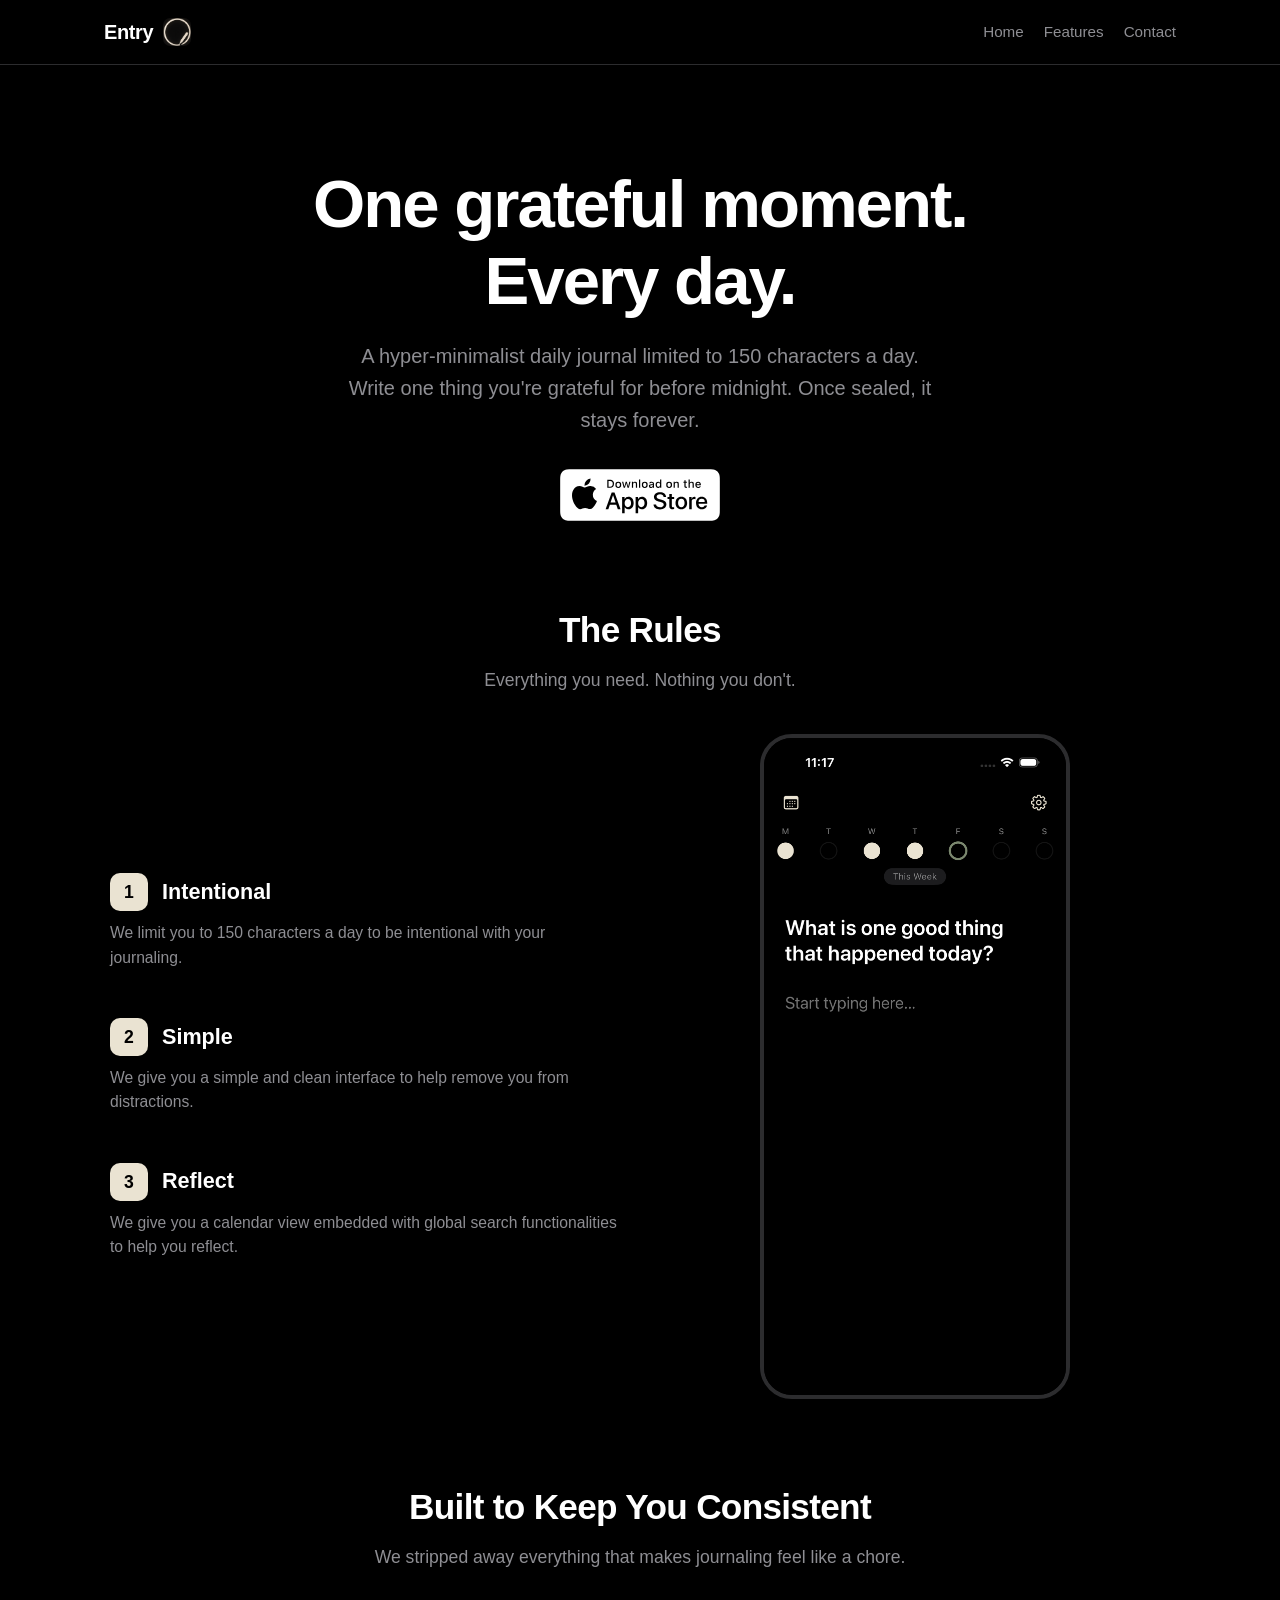
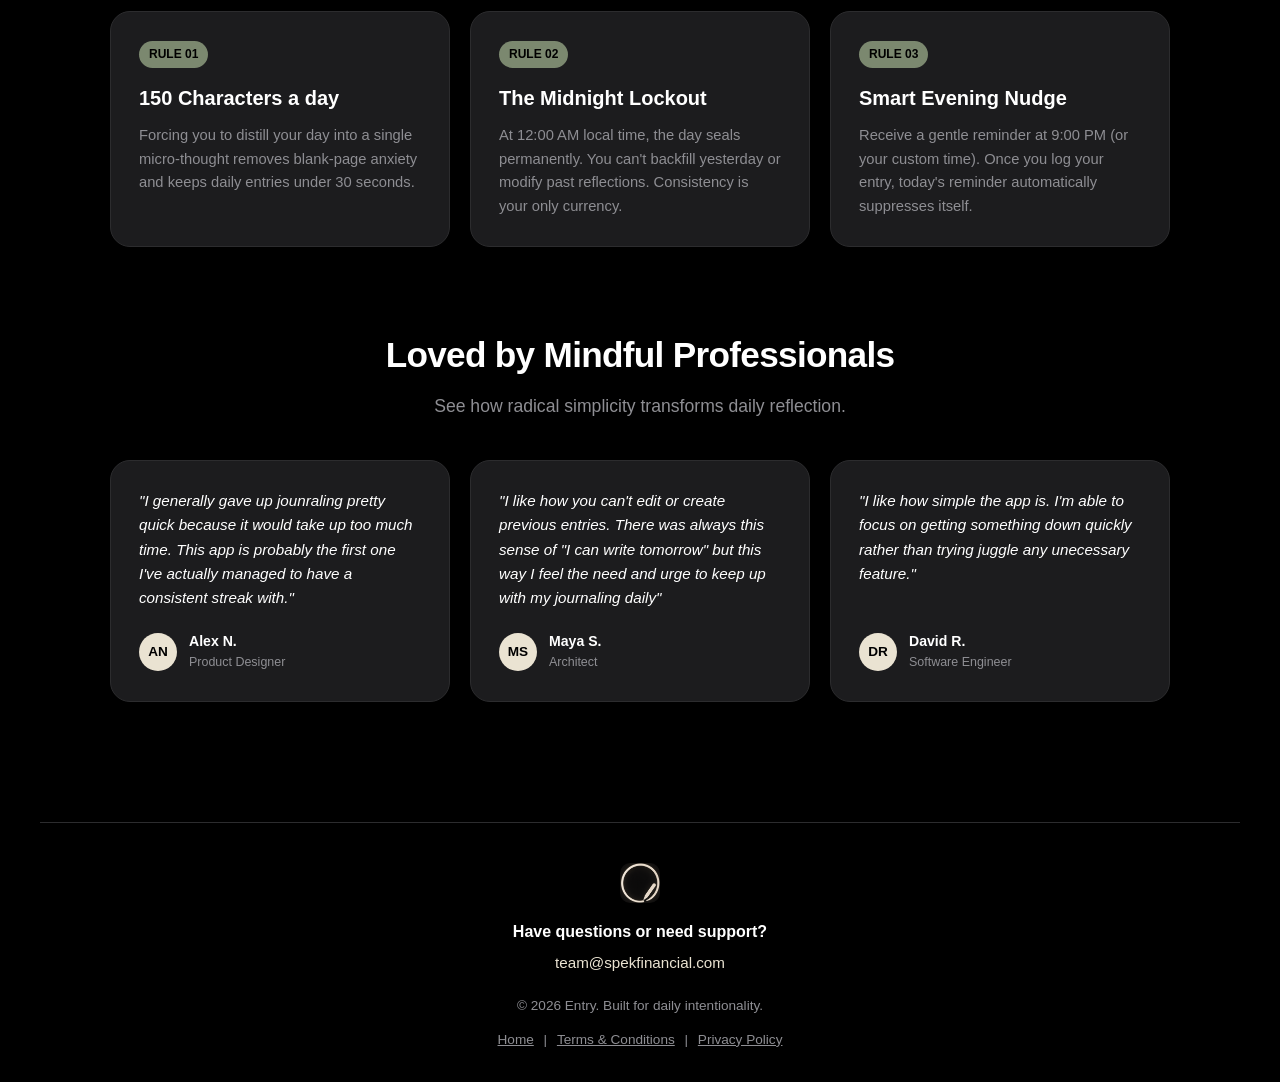
<file: index.html>
<!DOCTYPE html>
<html lang="en">
<head>
  <meta charset="UTF-8">
  <meta http-equiv="refresh" content="0; url=/home">
  <link rel="canonical" href="/home">
  <title>Entry — One day. One thought.</title>
</head>
<body>
  <p>Redirecting to <a href="/home">entryjournal.app/home</a>&hellip;</p>
</body>
</html>
</file>
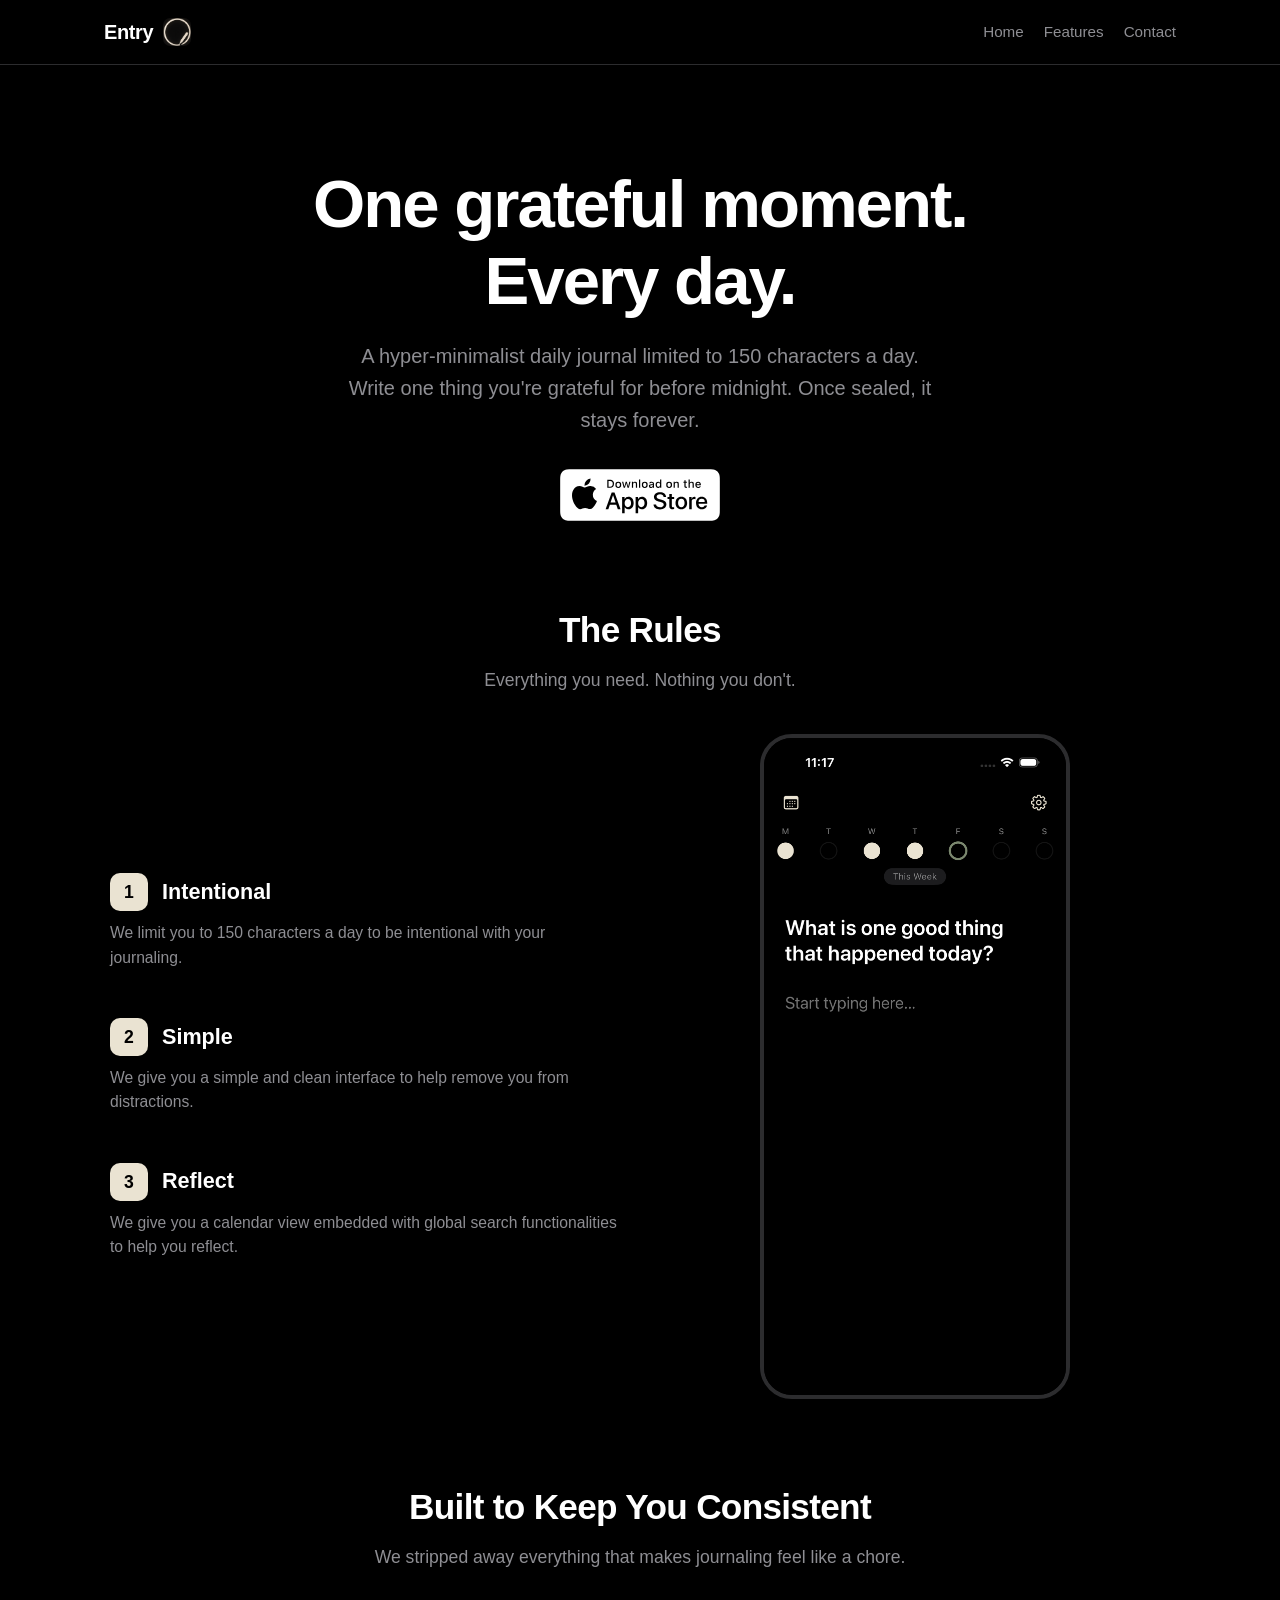
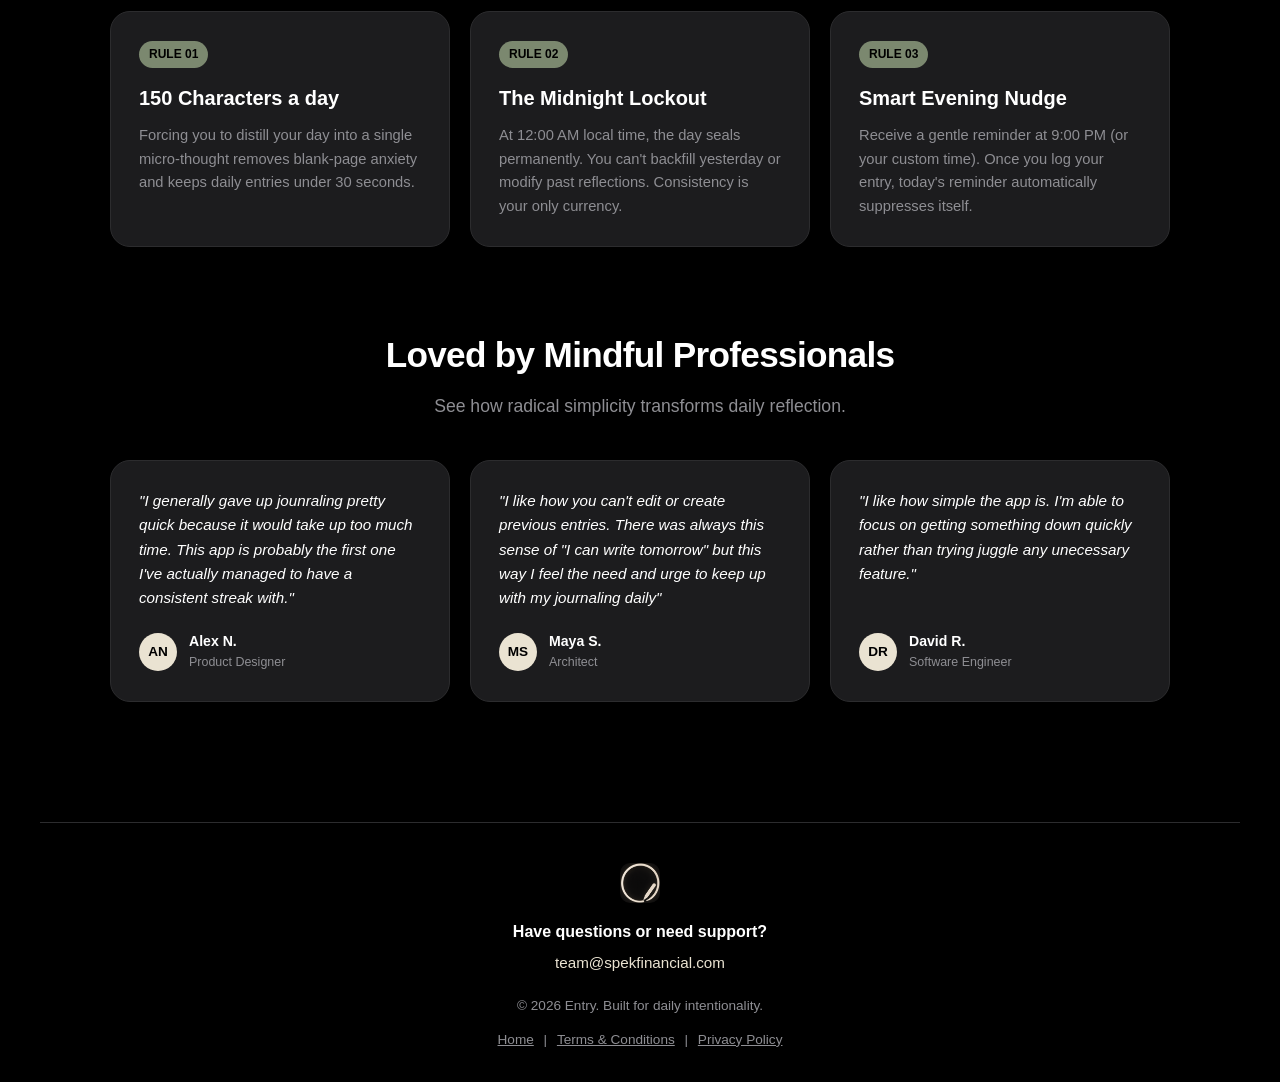
<file: home/index.html>
<!DOCTYPE html>
<html lang="en">
<head>
  <meta charset="UTF-8">
  <meta name="viewport" content="width=device-width, initial-scale=1.0">
  <title>Entry — One day. One thought.</title>
  <link rel="stylesheet" href="/assets/css/styles.css">
</head>
<body>

  <header>
    <nav>
      <a href="/home" class="brand-container">
        <span class="brand">Entry</span>
        <img src="/assets/images/screenshot-4.png" alt="Entry Logo" class="header-logo-img">
      </a>

      <div class="nav-links">
        <a href="/home">Home</a>
        <a href="/home#features">Features</a>
        <a href="/home#contact">Contact</a>
      </div>
    </nav>
  </header>

  <div class="view">
    <!-- Hero -->
    <section class="hero" id="top">
      <h1>One grateful moment.<br>Every day.</h1>
      <p>A hyper-minimalist daily journal limited to 150 characters a day. Write one thing you're grateful for before midnight. Once sealed, it stays forever.</p>
      <!-- TODO: replace href="#" with the real App Store URL once the app is listed -->
      <a href="#" class="app-store-badge-link" aria-label="Download on the App Store">
        <img src="/assets/images/app-store-badge.svg" alt="Download on the App Store" class="app-store-badge">
      </a>
    </section>

    <!-- Side-by-Side Features Showcase -->
    <section class="app-showcase-section" id="features">
      <h2 class="section-title">The Rules</h2>
      <p class="section-subtitle">Everything you need. Nothing you don't.</p>

      <div class="showcase-grid">
        <!-- Clean Numbered Features on Left -->
        <div class="features-list">
          <div class="feature-item">
            <div class="feature-header">
              <div class="number-box">1</div>
              <h3>Intentional</h3>
            </div>
            <p>We limit you to 150 characters a day to be intentional with your journaling.</p>
          </div>

          <div class="feature-item">
            <div class="feature-header">
              <div class="number-box">2</div>
              <h3>Simple</h3>
            </div>
            <p>We give you a simple and clean interface to help remove you from distractions.</p>
          </div>

          <div class="feature-item">
            <div class="feature-header">
              <div class="number-box">3</div>
              <h3>Reflect</h3>
            </div>
            <p>We give you a calendar view embedded with global search functionalities to help you reflect.</p>
          </div>
        </div>

        <!-- Single Screenshot on Right -->
        <div class="screenshot-wrapper">
          <img src="/assets/images/screenshot-1.png" alt="Entry App Screen" class="hero-screenshot">
        </div>
      </div>
    </section>

    <!-- Built To Keep You Consistent Section -->
    <section class="consistency-section">
      <h2 class="section-title">Built to Keep You Consistent</h2>
      <p class="section-subtitle">We stripped away everything that makes journaling feel like a chore.</p>

      <div class="consistency-grid">
        <div class="consistency-card">
          <span class="badge">Rule 01</span>
          <h3>150 Characters a day</h3>
          <p>Forcing you to distill your day into a single micro-thought removes blank-page anxiety and keeps daily entries under 30 seconds.</p>
        </div>

        <div class="consistency-card">
          <span class="badge">Rule 02</span>
          <h3>The Midnight Lockout</h3>
          <p>At 12:00 AM local time, the day seals permanently. You can't backfill yesterday or modify past reflections. Consistency is your only currency.</p>
        </div>

        <div class="consistency-card">
          <span class="badge">Rule 03</span>
          <h3>Smart Evening Nudge</h3>
          <p>Receive a gentle reminder at 9:00 PM (or your custom time). Once you log your entry, today's reminder automatically suppresses itself.</p>
        </div>
      </div>
    </section>

    <!-- Testimonials Section -->
    <section class="testimonials-section">
      <h2 class="section-title">Loved by Mindful Professionals</h2>
      <p class="section-subtitle">See how radical simplicity transforms daily reflection.</p>

      <div class="testimonials-grid">
        <div class="testimonial-card">
          <p>"I generally gave up jounraling pretty quick because it would take up too much time. This app is probably the first one I've actually managed to have a consistent streak with."</p>
          <div class="testimonial-user">
            <div class="avatar-circle">AN</div>
            <div class="user-info">
              <div class="name">Alex N.</div>
              <div class="role">Product Designer</div>
            </div>
          </div>
        </div>

        <div class="testimonial-card">
          <p>"I like how you can't edit or create previous entries. There was always this sense of "I can write tomorrow" but this way I feel the need and urge to keep up with my journaling daily"</p>
          <div class="testimonial-user">
            <div class="avatar-circle">MS</div>
            <div class="user-info">
              <div class="name">Maya S.</div>
              <div class="role">Architect</div>
            </div>
          </div>
        </div>

        <div class="testimonial-card">
          <p>"I like how simple the app is. I'm able to focus on getting something down quickly rather than trying juggle any unecessary feature."</p>
          <div class="testimonial-user">
            <div class="avatar-circle">DR</div>
            <div class="user-info">
              <div class="name">David R.</div>
              <div class="role">Software Engineer</div>
            </div>
          </div>
        </div>
      </div>
    </section>
  </div>

  <!-- Footer / Contact Section -->
  <footer id="contact">
    <img src="/assets/images/screenshot-4.png" alt="Entry Logo" class="footer-logo-img">

    <div class="footer-contact">
      <h4>Have questions or need support?</h4>
      <a href="mailto:team@spekfinancial.com">team@spekfinancial.com</a>
    </div>

    <p>&copy; 2026 Entry. Built for daily intentionality.</p>
    <p style="margin-top: 12px;">
      <a href="/home">Home</a> |
      <a href="/terms">Terms & Conditions</a> |
      <a href="/privacy">Privacy Policy</a>
    </p>
  </footer>

</body>
</html>
</file>
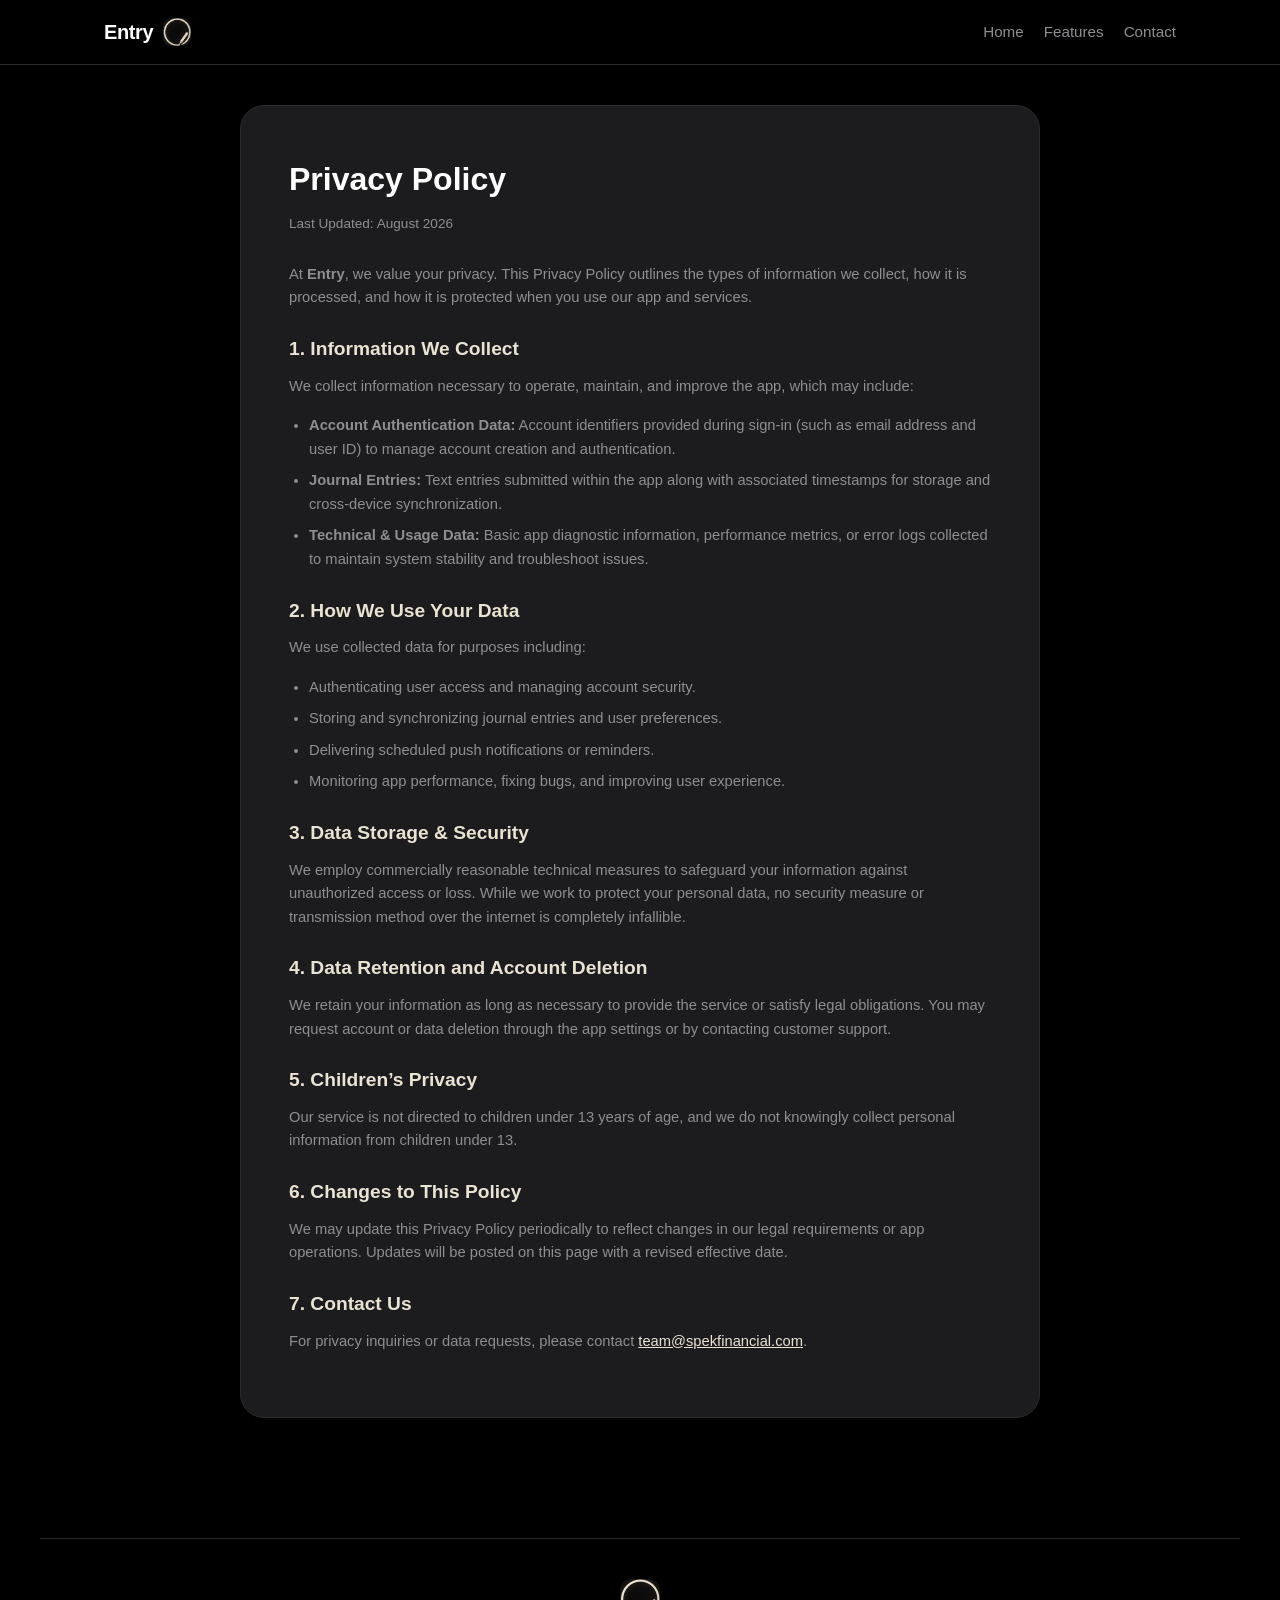
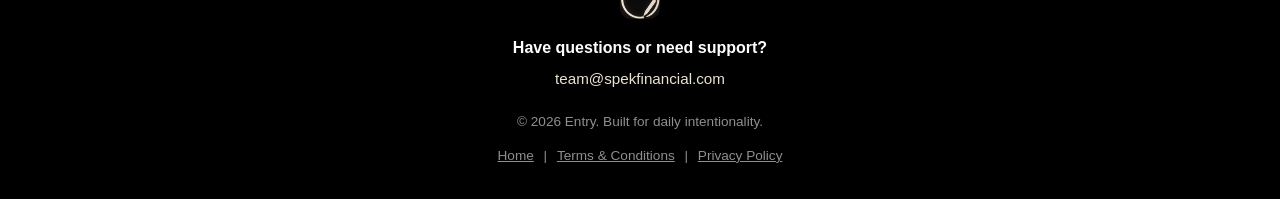
<file: privacy/index.html>
<!DOCTYPE html>
<html lang="en">
<head>
  <meta charset="UTF-8">
  <meta name="viewport" content="width=device-width, initial-scale=1.0">
  <title>Privacy Policy — Entry</title>
  <link rel="stylesheet" href="/assets/css/styles.css">
</head>
<body>

  <header>
    <nav>
      <a href="/home" class="brand-container">
        <span class="brand">Entry</span>
        <img src="/assets/images/screenshot-4.png" alt="Entry Logo" class="header-logo-img">
      </a>

      <div class="nav-links">
        <a href="/home">Home</a>
        <a href="/home#features">Features</a>
        <a href="/home#contact">Contact</a>
      </div>
    </nav>
  </header>

  <div class="view">
    <div class="legal-container">
      <h1>Privacy Policy</h1>
      <p class="effective-date">Last Updated: August 2026</p>

      <p>At <strong>Entry</strong>, we value your privacy. This Privacy Policy outlines the types of information we collect, how it is processed, and how it is protected when you use our app and services.</p>

      <h2>1. Information We Collect</h2>
      <p>We collect information necessary to operate, maintain, and improve the app, which may include:</p>
      <ul>
        <li><strong>Account Authentication Data:</strong> Account identifiers provided during sign-in (such as email address and user ID) to manage account creation and authentication.</li>
        <li><strong>Journal Entries:</strong> Text entries submitted within the app along with associated timestamps for storage and cross-device synchronization.</li>
        <li><strong>Technical & Usage Data:</strong> Basic app diagnostic information, performance metrics, or error logs collected to maintain system stability and troubleshoot issues.</li>
      </ul>

      <h2>2. How We Use Your Data</h2>
      <p>We use collected data for purposes including:</p>
      <ul>
        <li>Authenticating user access and managing account security.</li>
        <li>Storing and synchronizing journal entries and user preferences.</li>
        <li>Delivering scheduled push notifications or reminders.</li>
        <li>Monitoring app performance, fixing bugs, and improving user experience.</li>
      </ul>

      <h2>3. Data Storage & Security</h2>
      <p>We employ commercially reasonable technical measures to safeguard your information against unauthorized access or loss. While we work to protect your personal data, no security measure or transmission method over the internet is completely infallible.</p>

      <h2>4. Data Retention and Account Deletion</h2>
      <p>We retain your information as long as necessary to provide the service or satisfy legal obligations. You may request account or data deletion through the app settings or by contacting customer support.</p>

      <h2>5. Children’s Privacy</h2>
      <p>Our service is not directed to children under 13 years of age, and we do not knowingly collect personal information from children under 13.</p>

      <h2>6. Changes to This Policy</h2>
      <p>We may update this Privacy Policy periodically to reflect changes in our legal requirements or app operations. Updates will be posted on this page with a revised effective date.</p>

      <h2>7. Contact Us</h2>
      <p>For privacy inquiries or data requests, please contact <a href="mailto:team@spekfinancial.com" style="color: var(--accent-linen);">team@spekfinancial.com</a>.</p>
    </div>
  </div>

  <!-- Footer / Contact Section -->
  <footer id="contact">
    <img src="/assets/images/screenshot-4.png" alt="Entry Logo" class="footer-logo-img">

    <div class="footer-contact">
      <h4>Have questions or need support?</h4>
      <a href="mailto:team@spekfinancial.com">team@spekfinancial.com</a>
    </div>

    <p>&copy; 2026 Entry. Built for daily intentionality.</p>
    <p style="margin-top: 12px;">
      <a href="/home">Home</a> |
      <a href="/terms">Terms & Conditions</a> |
      <a href="/privacy">Privacy Policy</a>
    </p>
  </footer>

</body>
</html>
</file>
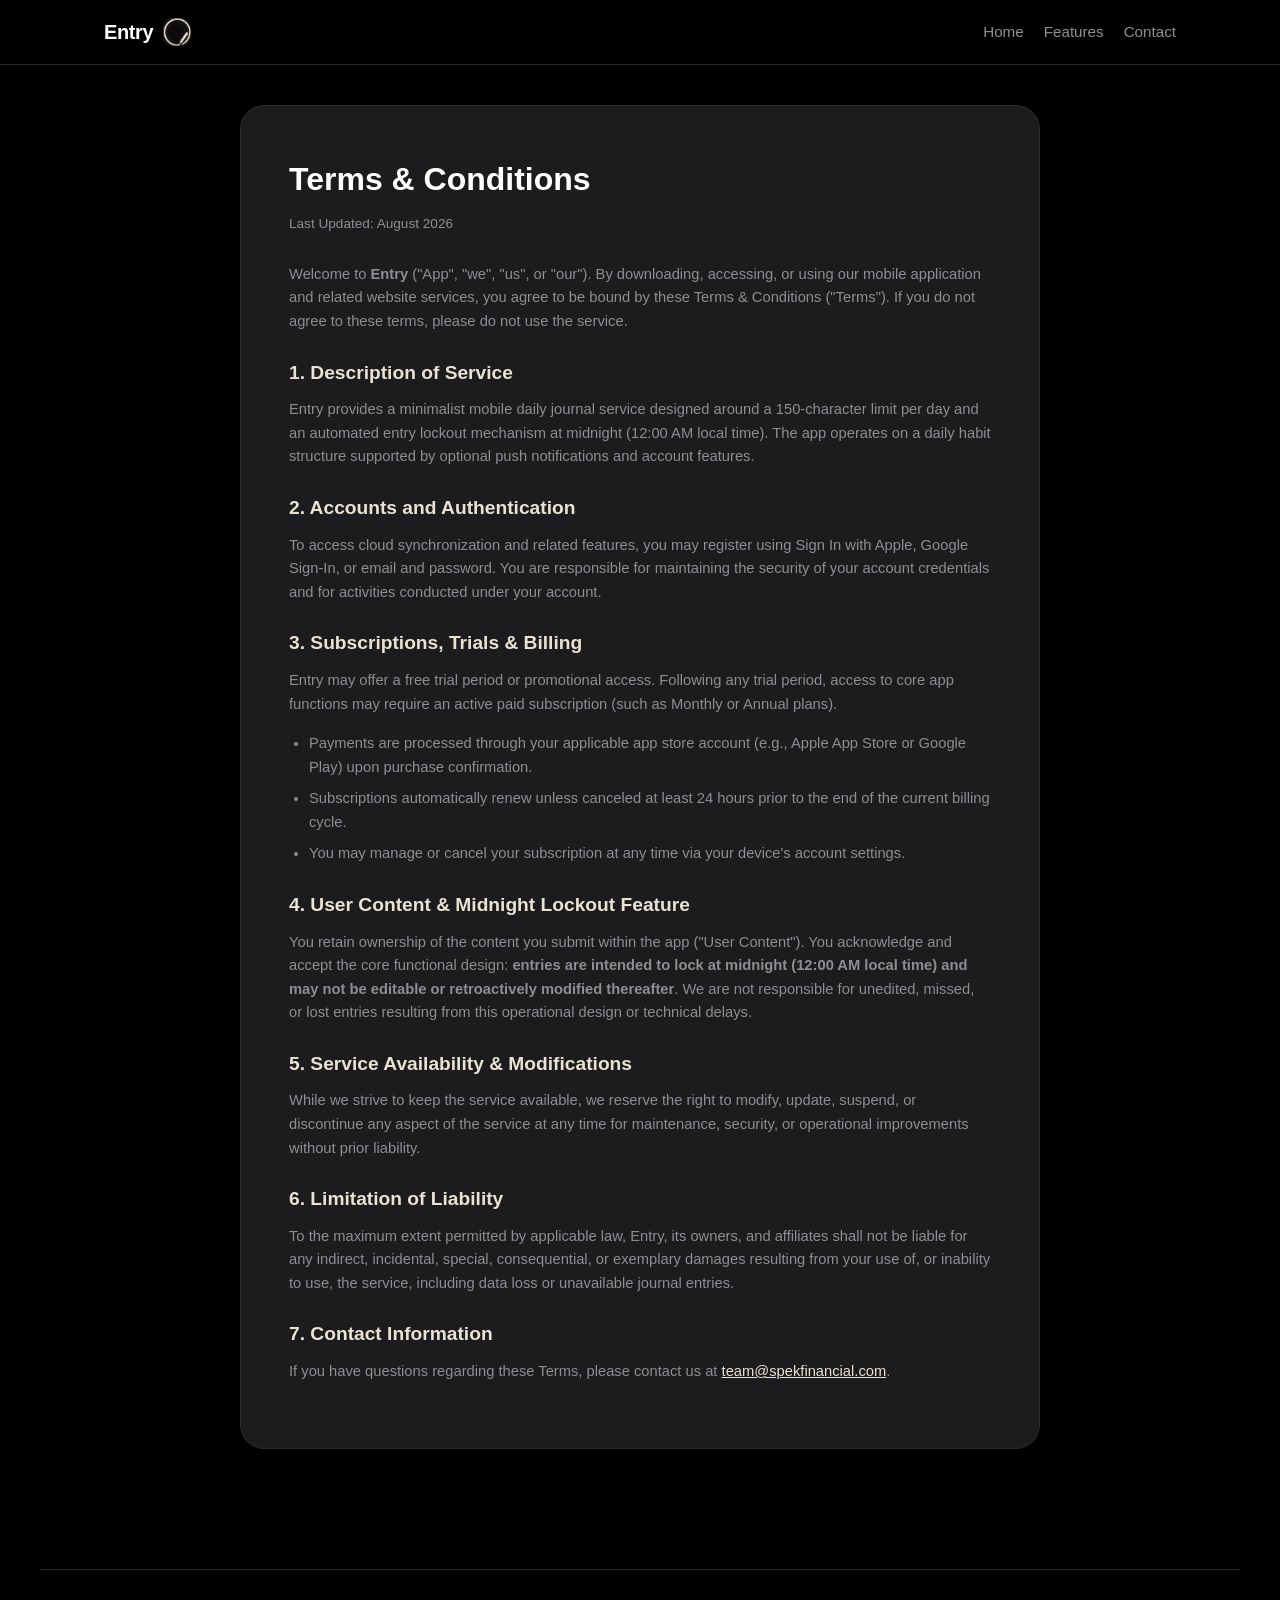
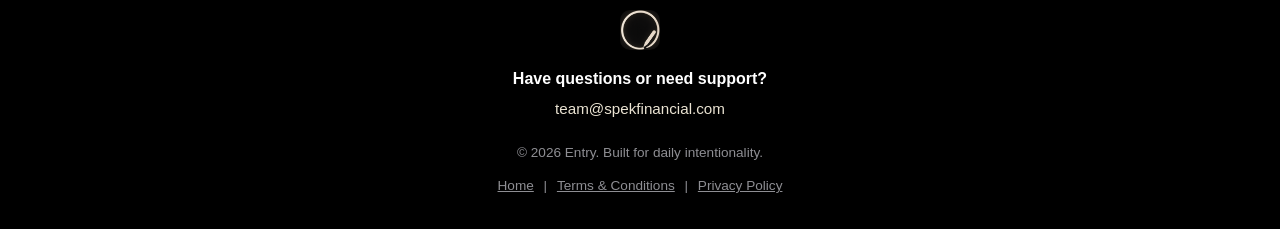
<file: terms/index.html>
<!DOCTYPE html>
<html lang="en">
<head>
  <meta charset="UTF-8">
  <meta name="viewport" content="width=device-width, initial-scale=1.0">
  <title>Terms & Conditions — Entry</title>
  <link rel="stylesheet" href="/assets/css/styles.css">
</head>
<body>

  <header>
    <nav>
      <a href="/home" class="brand-container">
        <span class="brand">Entry</span>
        <img src="/assets/images/screenshot-4.png" alt="Entry Logo" class="header-logo-img">
      </a>

      <div class="nav-links">
        <a href="/home">Home</a>
        <a href="/home#features">Features</a>
        <a href="/home#contact">Contact</a>
      </div>
    </nav>
  </header>

  <div class="view">
    <div class="legal-container">
      <h1>Terms & Conditions</h1>
      <p class="effective-date">Last Updated: August 2026</p>

      <p>Welcome to <strong>Entry</strong> ("App", "we", "us", or "our"). By downloading, accessing, or using our mobile application and related website services, you agree to be bound by these Terms & Conditions ("Terms"). If you do not agree to these terms, please do not use the service.</p>

      <h2>1. Description of Service</h2>
      <p>Entry provides a minimalist mobile daily journal service designed around a 150-character limit per day and an automated entry lockout mechanism at midnight (12:00 AM local time). The app operates on a daily habit structure supported by optional push notifications and account features.</p>

      <h2>2. Accounts and Authentication</h2>
      <p>To access cloud synchronization and related features, you may register using Sign In with Apple, Google Sign-In, or email and password. You are responsible for maintaining the security of your account credentials and for activities conducted under your account.</p>

      <h2>3. Subscriptions, Trials & Billing</h2>
      <p>Entry may offer a free trial period or promotional access. Following any trial period, access to core app functions may require an active paid subscription (such as Monthly or Annual plans).</p>
      <ul>
        <li>Payments are processed through your applicable app store account (e.g., Apple App Store or Google Play) upon purchase confirmation.</li>
        <li>Subscriptions automatically renew unless canceled at least 24 hours prior to the end of the current billing cycle.</li>
        <li>You may manage or cancel your subscription at any time via your device's account settings.</li>
      </ul>

      <h2>4. User Content & Midnight Lockout Feature</h2>
      <p>You retain ownership of the content you submit within the app ("User Content"). You acknowledge and accept the core functional design: <strong>entries are intended to lock at midnight (12:00 AM local time) and may not be editable or retroactively modified thereafter</strong>. We are not responsible for unedited, missed, or lost entries resulting from this operational design or technical delays.</p>

      <h2>5. Service Availability & Modifications</h2>
      <p>While we strive to keep the service available, we reserve the right to modify, update, suspend, or discontinue any aspect of the service at any time for maintenance, security, or operational improvements without prior liability.</p>

      <h2>6. Limitation of Liability</h2>
      <p>To the maximum extent permitted by applicable law, Entry, its owners, and affiliates shall not be liable for any indirect, incidental, special, consequential, or exemplary damages resulting from your use of, or inability to use, the service, including data loss or unavailable journal entries.</p>

      <h2>7. Contact Information</h2>
      <p>If you have questions regarding these Terms, please contact us at <a href="mailto:team@spekfinancial.com" style="color: var(--accent-linen);">team@spekfinancial.com</a>.</p>
    </div>
  </div>

  <!-- Footer / Contact Section -->
  <footer id="contact">
    <img src="/assets/images/screenshot-4.png" alt="Entry Logo" class="footer-logo-img">

    <div class="footer-contact">
      <h4>Have questions or need support?</h4>
      <a href="mailto:team@spekfinancial.com">team@spekfinancial.com</a>
    </div>

    <p>&copy; 2026 Entry. Built for daily intentionality.</p>
    <p style="margin-top: 12px;">
      <a href="/home">Home</a> |
      <a href="/terms">Terms & Conditions</a> |
      <a href="/privacy">Privacy Policy</a>
    </p>
  </footer>

</body>
</html>
</file>
<file: assets/css/styles.css>
:root {
  --bg-black: #000000;
  --card-bg: #1C1C1E;
  --text-white: #FFFFFF;
  --accent-linen: #EAE3D2;
  --accent-gold: #FFD60A;
  --accent-olive: #7B886F;
  --text-muted: #8E8E93;
  --border-color: #2C2C2E;
}

* {
  box-sizing: border-box;
  margin: 0;
  padding: 0;
  font-family: -apple-system, BlinkMacSystemFont, "SF Pro Display", "SF Pro Text", "Segoe UI", Roboto, Helvetica, Arial, sans-serif;
}

html {
  scroll-behavior: smooth;
}

body {
  background-color: var(--bg-black);
  color: var(--text-white);
  line-height: 1.6;
  -webkit-font-smoothing: antialiased;
  overflow-x: hidden;
}

/* Fixed Navigation Header */
header {
  position: sticky;
  top: 0;
  background-color: rgba(0, 0, 0, 0.85);
  backdrop-filter: blur(10px);
  -webkit-backdrop-filter: blur(10px);
  z-index: 1000;
  border-bottom: 1px solid var(--border-color);
}

nav {
  display: flex;
  justify-content: space-between;
  align-items: center;
  padding: 16px 5%;
  max-width: 1200px;
  margin: 0 auto;
}

.brand-container {
  display: flex;
  align-items: center;
  gap: 10px;
  text-decoration: none;
}

.brand {
  font-size: 1.25rem;
  font-weight: 700;
  letter-spacing: -0.02em;
  color: var(--text-white);
}

.header-logo-img {
  width: 28px;
  height: 28px;
  border-radius: 7px;
  object-fit: cover;
}

.nav-links {
  display: flex;
  gap: 20px;
}

.nav-links a {
  color: var(--text-muted);
  text-decoration: none;
  font-size: 0.95rem;
  font-weight: 500;
  transition: color 0.2s ease;
}

.nav-links a:hover {
  color: var(--text-white);
}

.footer-logo-img {
  width: 40px;
  height: 40px;
  border-radius: 10px;
  margin-bottom: 16px;
  object-fit: cover;
}

/* View Wrappers */
.view {
  max-width: 1100px;
  margin: 0 auto;
  padding: 40px 20px 80px;
}

/* Landing Page Hero */
.hero {
  text-align: center;
  padding: 60px 0 20px;
  display: flex;
  flex-direction: column;
  align-items: center;
}

.hero h1 {
  font-size: clamp(2.2rem, 7vw, 4.2rem);
  font-weight: 700;
  letter-spacing: -0.03em;
  line-height: 1.15;
  margin-bottom: 20px;
}

.hero p {
  font-size: clamp(1rem, 3.5vw, 1.25rem);
  color: var(--text-muted);
  max-width: 620px;
  margin: 0 auto 32px;
  padding: 0 10px;
}

.cta-btn {
  display: inline-block;
  background-color: var(--accent-linen);
  color: var(--bg-black);
  padding: 16px 36px;
  border-radius: 99px;
  font-weight: 600;
  text-decoration: none;
  transition: opacity 0.2s ease, transform 0.2s ease;
  width: 100%;
  max-width: 280px;
  text-align: center;
}

.cta-btn:hover {
  opacity: 0.9;
  transform: translateY(-1px);
}

/* App Store badge (replaces the old free-trial button on the hero) */
.app-store-badge-link {
  display: inline-block;
  transition: opacity 0.2s ease, transform 0.2s ease;
}

.app-store-badge-link:hover {
  opacity: 0.85;
  transform: translateY(-1px);
}

.app-store-badge {
  height: 54px;
  width: auto;
  display: block;
}

/* Section Typography */
.section-title {
  text-align: center;
  font-size: clamp(1.75rem, 5vw, 2.2rem);
  font-weight: 700;
  letter-spacing: -0.02em;
  margin-bottom: 8px;
}

.section-subtitle {
  text-align: center;
  color: var(--text-muted);
  font-size: clamp(0.95rem, 3vw, 1.1rem);
  margin-bottom: 40px;
  padding: 0 10px;
}

/* App Showcase Section */
.app-showcase-section {
  margin-top: 60px;
  scroll-margin-top: 100px;
}

.showcase-grid {
  display: grid;
  grid-template-columns: 1fr 1fr;
  gap: 40px;
  align-items: center;
}

/* Left Side: Numbered Features with Increased Spacing & Linen Accent */
.features-list {
  display: flex;
  flex-direction: column;
  gap: 48px;
}

.feature-item {
  display: flex;
  flex-direction: column;
  gap: 10px;
}

.feature-header {
  display: flex;
  align-items: center;
  gap: 14px;
}

.number-box {
  background-color: var(--accent-linen);
  color: var(--bg-black);
  font-weight: 800;
  font-size: 1.1rem;
  width: 38px;
  height: 38px;
  border-radius: 10px;
  display: flex;
  align-items: center;
  justify-content: center;
  flex-shrink: 0;
}

.feature-item h3 {
  font-size: 1.35rem;
  font-weight: 700;
  color: var(--text-white);
}

.feature-item p {
  color: var(--text-muted);
  font-size: 0.98rem;
  line-height: 1.55;
}

/* Right Side: Screenshot */
.screenshot-wrapper {
  display: flex;
  justify-content: center;
  align-items: center;
  width: 100%;
}

.hero-screenshot {
  width: 100%;
  max-width: 310px;
  height: auto;
  border-radius: 32px;
  border: 4px solid var(--border-color);
  box-shadow: 0 20px 50px rgba(0, 0, 0, 0.85);
  object-fit: contain;
}

/* Built To Keep You Consistent Grid */
.consistency-section {
  margin-top: 80px;
}

.consistency-grid {
  display: grid;
  grid-template-columns: repeat(auto-fit, minmax(280px, 1fr));
  gap: 20px;
}

.consistency-card {
  background-color: var(--card-bg);
  border-radius: 20px;
  padding: 28px;
  border: 1px solid var(--border-color);
}

.consistency-card .badge {
  display: inline-block;
  background-color: var(--accent-olive);
  color: #000;
  font-size: 0.75rem;
  font-weight: 700;
  padding: 4px 10px;
  border-radius: 99px;
  margin-bottom: 14px;
  text-transform: uppercase;
}

.consistency-card h3 {
  font-size: 1.25rem;
  margin-bottom: 10px;
  color: var(--text-white);
}

.consistency-card p {
  color: var(--text-muted);
  font-size: 0.92rem;
}

/* Testimonials Section */
.testimonials-section {
  margin-top: 80px;
}

.testimonials-grid {
  display: grid;
  grid-template-columns: repeat(auto-fit, minmax(260px, 1fr));
  gap: 20px;
}

.testimonial-card {
  background-color: var(--card-bg);
  border: 1px solid var(--border-color);
  border-radius: 20px;
  padding: 28px;
  display: flex;
  flex-direction: column;
  justify-content: space-between;
}

.testimonial-card p {
  color: var(--text-white);
  font-size: 0.95rem;
  font-style: italic;
  margin-bottom: 20px;
}

.testimonial-user {
  display: flex;
  align-items: center;
  gap: 12px;
}

.avatar-circle {
  width: 38px;
  height: 38px;
  border-radius: 50%;
  background-color: var(--accent-linen);
  color: var(--bg-black);
  display: flex;
  align-items: center;
  justify-content: center;
  font-weight: 700;
  font-size: 0.85rem;
}

.user-info .name {
  font-size: 0.88rem;
  font-weight: 600;
}

.user-info .role {
  font-size: 0.78rem;
  color: var(--text-muted);
}

/* Legal Pages Container */
.legal-container {
  background-color: var(--card-bg);
  padding: clamp(24px, 5vw, 48px);
  border-radius: 24px;
  border: 1px solid var(--border-color);
  max-width: 800px;
  margin: 0 auto;
}

.legal-container h1 {
  font-size: clamp(1.5rem, 5vw, 2rem);
  margin-bottom: 8px;
}

.legal-container .effective-date {
  color: var(--text-muted);
  font-size: 0.85rem;
  margin-bottom: 28px;
}

.legal-container h2 {
  font-size: 1.2rem;
  color: var(--accent-linen);
  margin: 24px 0 10px;
}

.legal-container p, .legal-container ul {
  color: var(--text-muted);
  font-size: 0.92rem;
  margin-bottom: 16px;
}

.legal-container ul {
  padding-left: 20px;
}

.legal-container li {
  margin-bottom: 8px;
}

/* Footer / Contact */
footer {
  border-top: 1px solid var(--border-color);
  padding: 40px 5% 32px;
  text-align: center;
  color: var(--text-muted);
  font-size: 0.85rem;
  max-width: 1200px;
  margin: 40px auto 0;
  scroll-margin-top: 100px;
  display: flex;
  flex-direction: column;
  align-items: center;
}

footer a {
  color: var(--text-muted);
  text-decoration: underline;
  margin: 0 6px;
}

footer a:hover {
  color: var(--text-white);
}

.footer-contact {
  margin-bottom: 20px;
}

.footer-contact h4 {
  color: var(--text-white);
  font-size: 1rem;
  margin-bottom: 6px;
}

.footer-contact a {
  color: var(--accent-linen);
  font-size: 0.95rem;
  text-decoration: none;
}

.footer-contact a:hover {
  text-decoration: underline;
}

/* Mobile Responsive Optimizations */
@media (max-width: 840px) {
  .showcase-grid {
    grid-template-columns: 1fr;
    gap: 32px;
  }

  .features-list {
    gap: 32px;
  }

  .screenshot-wrapper {
    order: -1;
  }

  .hero-screenshot {
    max-width: 270px;
  }

  nav {
    padding: 14px 16px;
  }

  .nav-links {
    gap: 14px;
  }

  .nav-links a {
    font-size: 0.88rem;
  }
}
</file>
